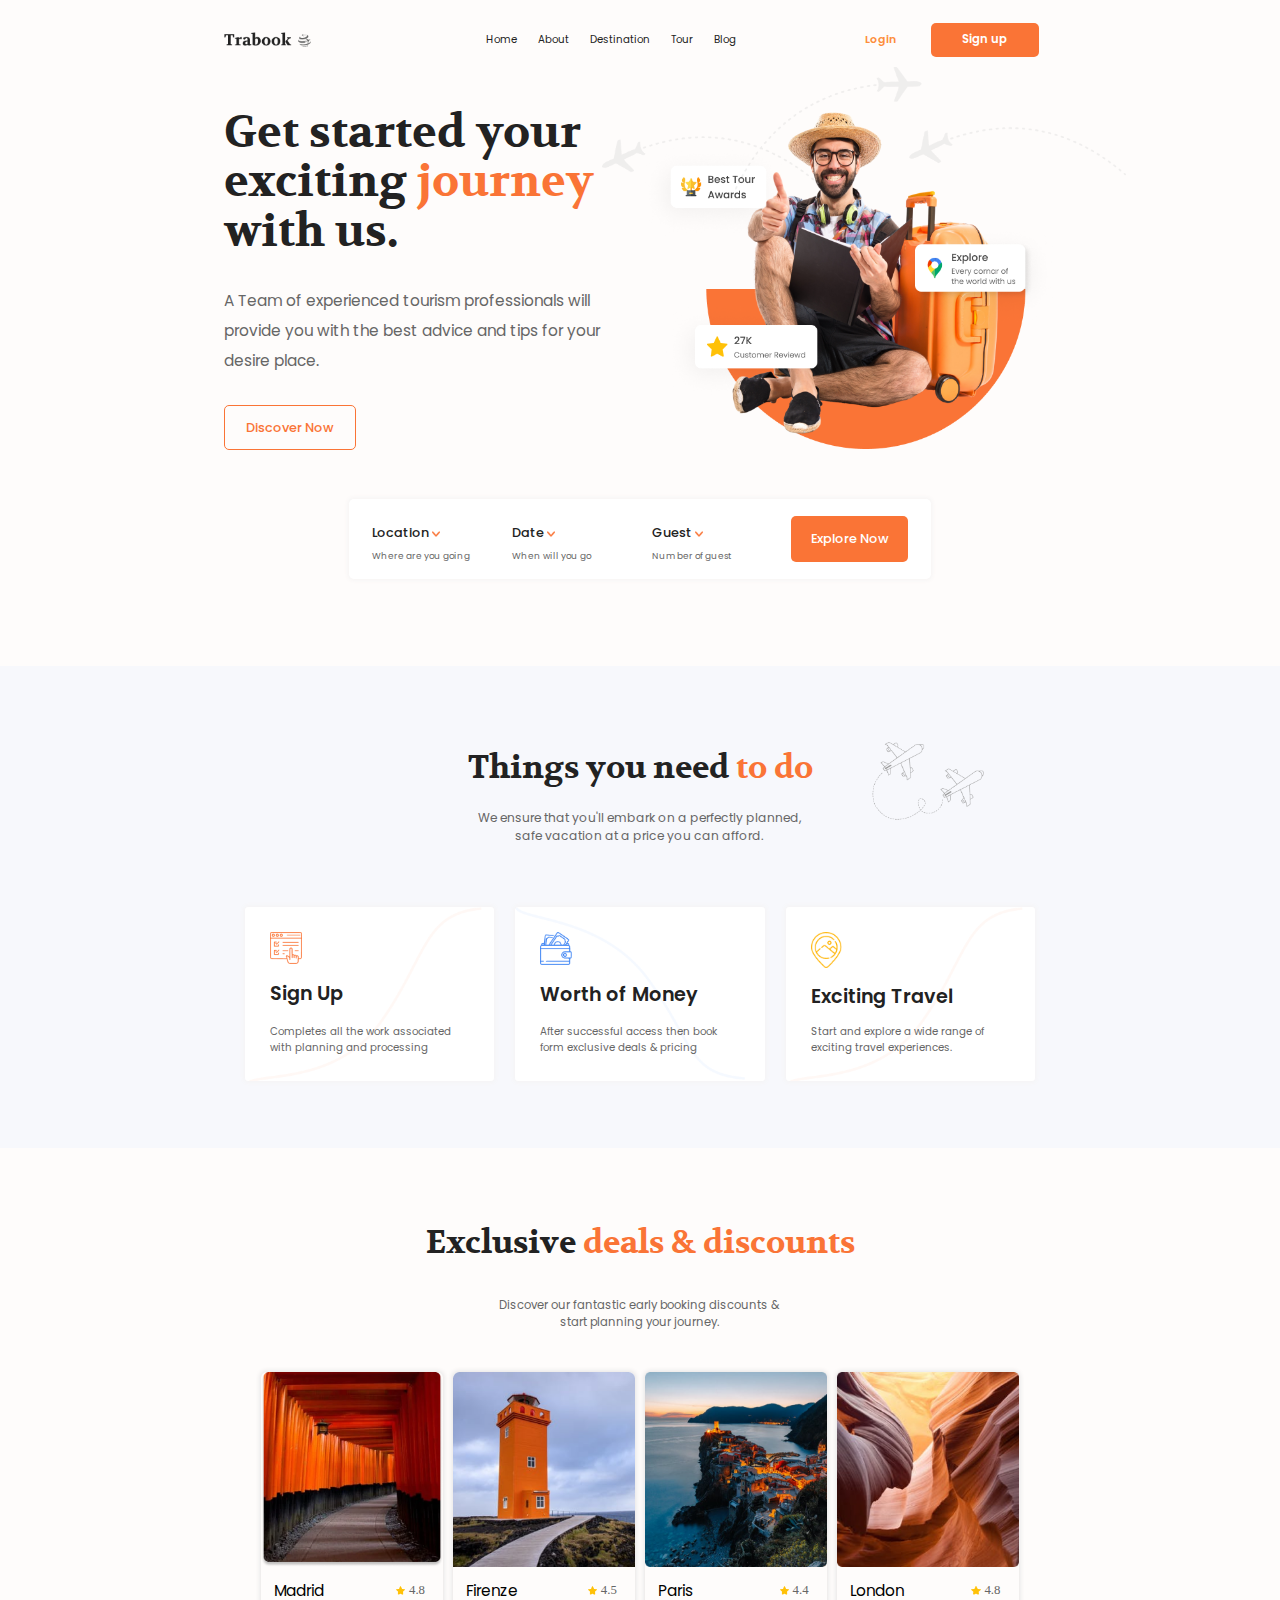
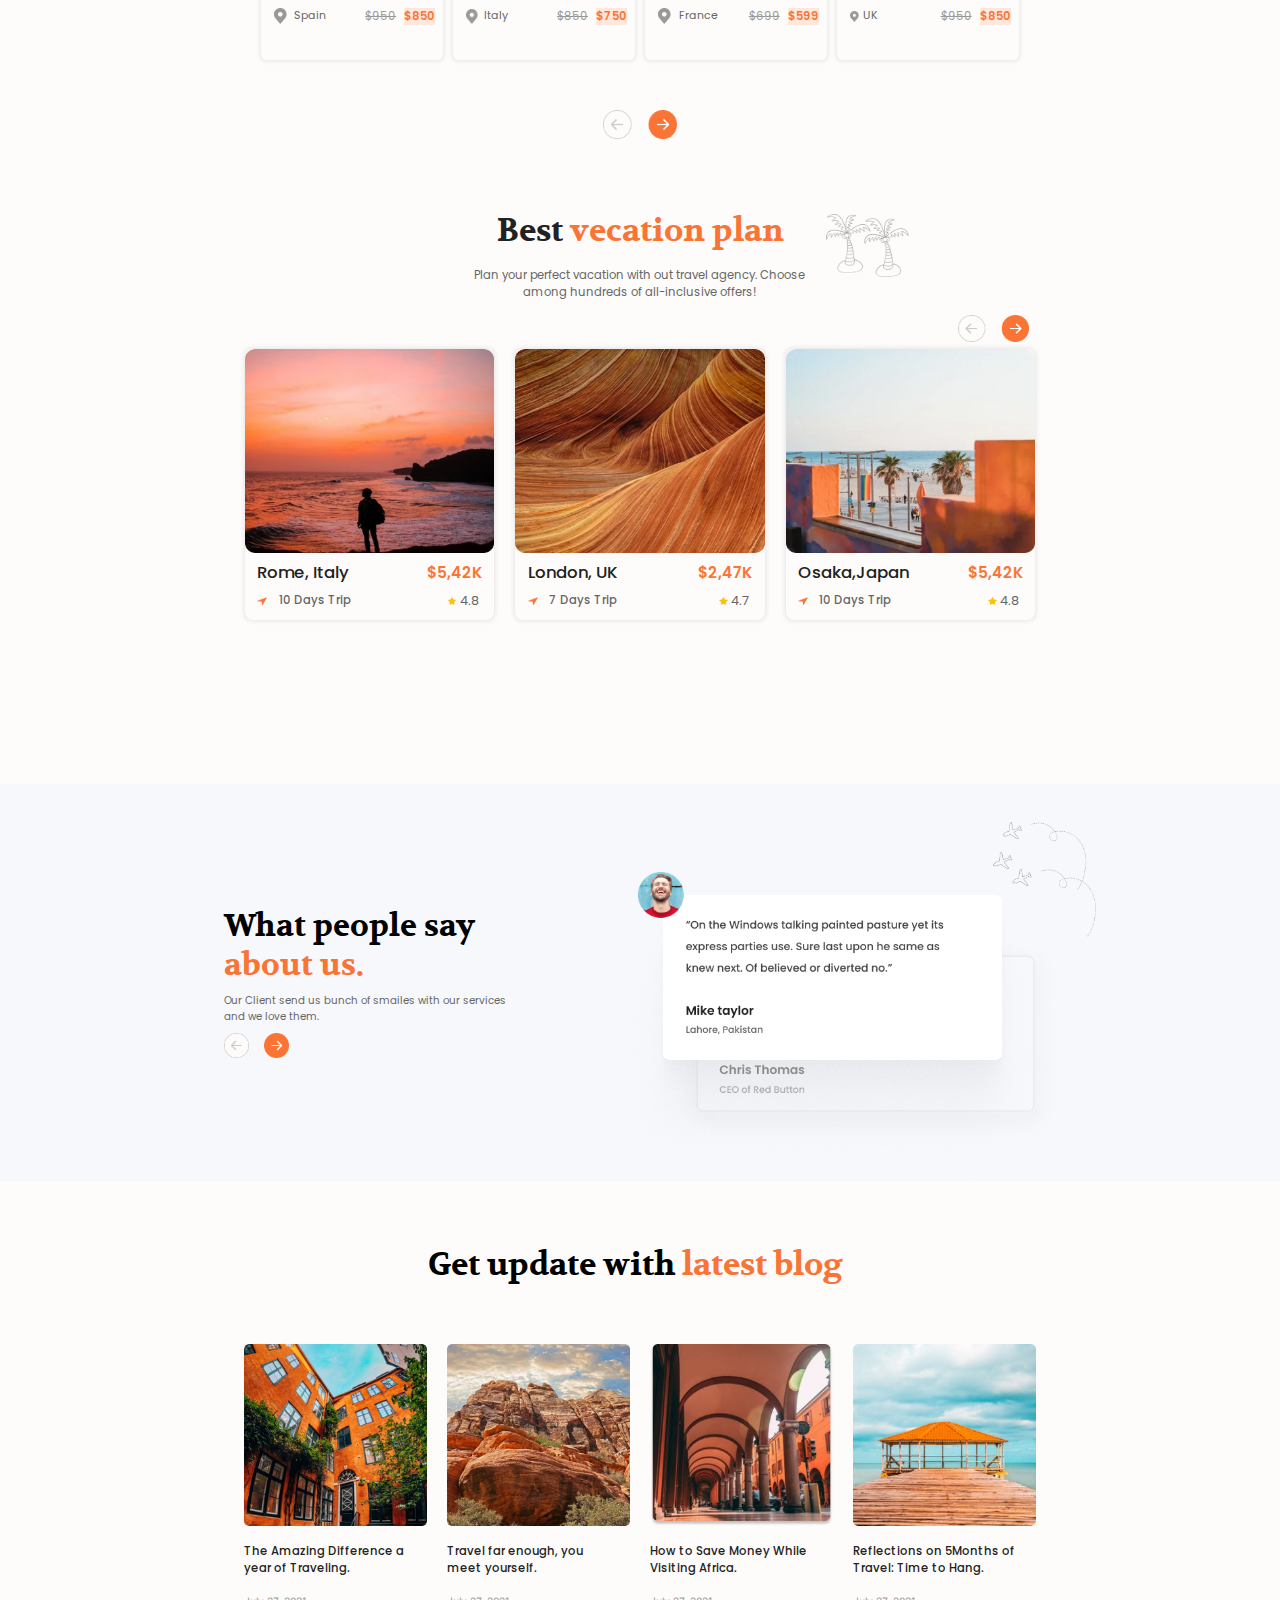
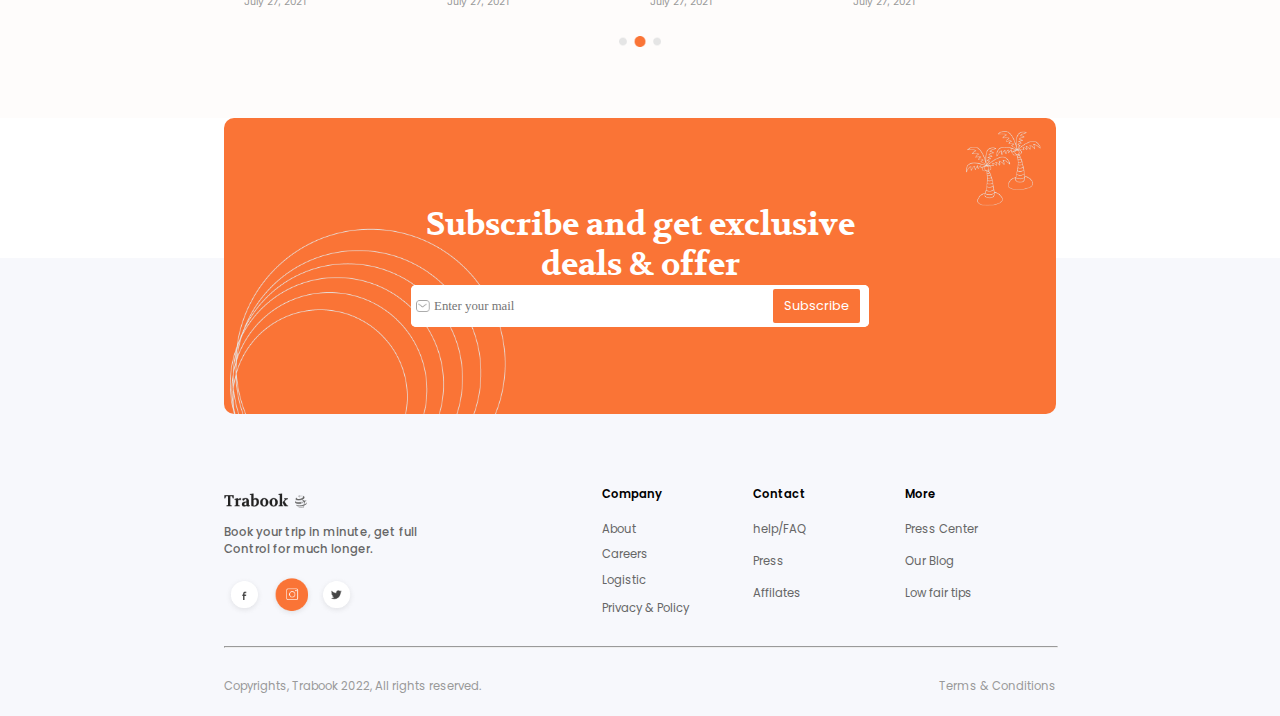
<file: Trabook/index.html>
<!DOCTYPE html>
<html lang="en">

<head>
    <meta charset="UTF-8">
    <meta name="viewport" content="width=device-width, initial-scale=1.0">
    <title>Trabook</title>
    <link rel="preconnect" href="https://fonts.googleapis.com">
    <link rel="preconnect" href="https://fonts.gstatic.com" crossorigin>
    <link rel="preconnect" href="https://fonts.googleapis.com">
    <link rel="preconnect" href="https://fonts.gstatic.com" crossorigin>
    <link
        href="https://fonts.googleapis.com/css2?family=Poppins:ital,wght@0,100;0,200;0,300;0,400;0,500;0,600;0,700;0,800;0,900;1,100;1,200;1,300;1,400;1,500;1,600;1,700;1,800;1,900&family=Volkhov:ital,wght@0,400;0,700;1,400;1,700&display=swap"
        rel="stylesheet">
    <link
        href="https://fonts.googleapis.com/css2?family=Poppins:ital,wght@0,100;0,200;0,300;0,400;0,500;0,600;0,700;0,800;0,900;1,100;1,200;1,300;1,400;1,500;1,600;1,700;1,800;1,900&display=swap"
        rel="stylesheet">


    <link rel="preconnect" href="https://fonts.googleapis.com">
    <link rel="preconnect" href="https://fonts.gstatic.com" crossorigin>
    <link
        href="https://fonts.googleapis.com/css2?family=Inter:ital,opsz,wght@0,14..32,100..900;1,14..32,100..900&family=Poppins:ital,wght@0,100;0,200;0,300;0,400;0,500;0,600;0,700;0,800;0,900;1,100;1,200;1,300;1,400;1,500;1,600;1,700;1,800;1,900&family=Volkhov:ital,wght@0,400;0,700;1,400;1,700&display=swap"
        rel="stylesheet">

    <link rel="stylesheet" href="index.css">
    <link rel="stylesheet" href="herosection.css">
    <link rel="stylesheet" href="todosection.css">
    <link rel="stylesheet" href="executive.css">
    <link rel="stylesheet" href="vacationpage.css">
    <link rel="stylesheet" href="aboutus.css">
    <link rel="stylesheet" href="blogpage.css">
    <link rel="stylesheet" href="footer.css">

    <link rel="icon" type="image/png" href="asserts/Trabook_logo.png">
</head>

<body>
    <!-- HERO SECTION -->
    <nav class="heroSection flex">
        <div class="sub_section flex">
            <div class="navbar flex">
                <div class="logoContainer flex">
                    <img class="logo" src="asserts/Logo.png" alt="Trabook Logo">
                </div>
                <div class="nav_menu">
                    <a class="nav_options poppins-regular" href="#">
                        Home
                    </a>
                    <a class="nav_options poppins-regular" href="#">
                        About
                    </a>
                    <a class="nav_options poppins-regular" href="#">
                        Destination
                    </a>
                    <a class="nav_options poppins-regular" href="#">
                        Tour
                    </a>
                    <a class="nav_options poppins-regular" href="#">
                        Blog
                    </a>
                </div>
                <div class="reg_btn">
                    <a class="btn_login poppins-semibold">Login</a>
                    <button class="btn_signup poppins-semibold">Sign up</button>
                </div>
            </div>
            <div class="container">
                <div class="left_container flex">
                    <h1 class="add_text volkhov-bold">Get started your exciting <span class="jou">journey</span> with
                        us.</h1>
                    <p class="sec_text poppins-regular">A Team of experienced tourism professionals will provide you
                        with the best advice and tips for your
                        desire place.</p>
                    <button class="btn_discover poppins-medium">Discover Now</button>
                </div>
                <div class="right_container">
                    <img class="mainimg" src="asserts/Thum.png" alt="Man Exploring">
                    <img class="BG_thum" src="asserts/bg_thumbnail.png" alt="Background thum">
                </div>
            </div>
            <div class="searchbar flex">
                <div class="nav_booking flex">
                    <div class="location-add flex">
                        <h3 class="nav_location poppins-medium">Location
                            <img class="img_dropdown" src="asserts/DropDown arow.png" alt="dropdwom image">
                        </h3>
                        <p class="msg_con poppins-regular">Where are you going</p>
                    </div>
                    <div class="location-add flex">
                        <h3 class="nav_location poppins-medium">Date
                            <img class="img_dropdown" src="asserts/DropDown arow.png" alt="dropdwom image">
                        </h3>
                        <p class="msg_con poppins-regular">When will you go</p>
                    </div>
                    <div class="location-add flex">
                        <h3 class="nav_location poppins-medium">Guest
                            <img class="img_dropdown" src="asserts/DropDown arow.png" alt="dropdwom image">
                        </h3>
                        <p class="msg_con poppins-regular">Number of guest</p>
                    </div>
                    <div class="location-acc flex">
                        <button class="btn_explore poppins-medium">Explore Now</button>
                    </div>
                </div>
            </div>
        </div>
        </div>
    </nav>
    <!-- TO-DO-SECTION -->
    <div class="todo_page flex">
        <div class="todo_container flex">
            <div class="content flex">
                <h1 class="todo_head volkhov-bold">Things you need <span class="txt_todo">to do</span></h1>
                <p class="todo_para poppins-regular">We ensure that you'll embark on a perfectly planned, safe vacation
                    at a price you can afford.</p>
                <img class="flight" src="asserts/ToDo_Flight.png" alt="Flight image">
            </div>
            <div class="todo_activites flex">
                <div class="todo_lists signuptodo flex">
                    <img class="checklist_img" src="asserts/ToDo.png" alt="ToDo">
                    <h2 class="text_content poppins-semibold font_color">Sign Up</h2>
                    <p class="todo_content poppins-regular">Completes all the work associated with planning and
                        processing</p>
                </div>
                <div class="todo_lists worthtodo flex">
                    <img class="checklist_img" src="asserts/Wallet-ToDo.png" alt="ToDo">
                    <h2 class="text_content poppins-semibold font_color">Worth of Money</h2>
                    <p class="todo_content poppins-regular">After successful access then book form exclusive deals &
                        pricing</p>
                </div>
                <div class="todo_lists excitingtodo  flex">
                    <img class="checklist_img" src="asserts/Location-ToDo.png" alt="ToDo">
                    <h2 class="text_content poppins-semibold font_color">Exciting Travel</h2>
                    <p class="todo_content poppins-regular">Start and explore a wide range of exciting travel
                        experiences.</p>
                </div>
            </div>
        </div>


    </div>
    <!-- EXCLUSIVE -->
    <div class="exclusive_deals_page flex">
        <div class="ex_container flex">
            <div class="content flex">
                <h1 class="deals_head volkhov-bold">Exclusive <span class="txt_todo">deals & discounts</span></h1>
                <p class="deals_para poppins-regular">Discover our fantastic early booking discounts & start planning
                    your journey.</p>
            </div>
            <div class="venues flex">
                <div class="venue_container flex">
                    <div class="select">
                        <img class="venue_image" src="asserts/spain.png" alt="spain">
                        <button class="booknow">Book Now</button>
                    </div>
                    <div class="venue_details flex">
                        <h3 class="venue_name poppins-regular">Madrid</h3>
                        <div class="rating_info flex">
                            <img class="ratingstar" src="asserts/star.png" alt="rating star">
                            <p class="rate flex">4.8</p>
                        </div>
                    </div>
                    <div class="pricing_info flex">
                        <div class="region flex">
                            <img class="loc_icon flex" src="asserts/Venu_location.png" alt="location icon">
                            <p class="region_name poppins-regular">Spain</p>
                        </div>
                        <div class="pricing flex">
                            <p class="oldPrice poppins-regular">$950</p>
                            <p class="newPrice poppins-semibold">$850</p>
                        </div>
                    </div>
                </div>
                <div class="venue_container flex">
                    <div class="select">
                        <img class="venue_image" src="asserts/italy.png" alt="italy">
                        <button class="booknow">Book Now</button>
                    </div>
                    <div class="venue_details flex">
                        <h3 class="venue_name poppins-regular">Firenze</h3>
                        <div class="rating_info flex">
                            <img class="ratingstar" src="asserts/star.png" alt="rating star">
                            <p class="rate flex">4.5</p>
                        </div>
                    </div>
                    <div class="pricing_info flex">
                        <div class="region flex">
                            <img class="loc_icon flex" src="asserts/Venu_location.png" alt="location icon">
                            <p class="region_name poppins-regular">Italy</p>
                        </div>
                        <div class="pricing flex">
                            <p class="oldPrice poppins-regular">$850</p>
                            <p class="newPrice poppins-semibold">$750</p>
                        </div>
                    </div>
                </div>
                <div class="venue_container flex">
                    <div class="select">
                        <img class="venue_image" src="asserts/France.png" alt="France">
                        <button class="booknow">Book Now</button>
                    </div>
                    <div class="venue_details flex">
                        <h3 class="venue_name poppins-regular">Paris</h3>
                        <div class="rating_info flex">
                            <img class="ratingstar" src="asserts/star.png" alt="rating star">
                            <p class="rate flex">4.4</p>
                        </div>
                    </div>
                    <div class="pricing_info flex">
                        <div class="region flex">
                            <img class="loc_icon felx" src="asserts/Venu_location.png" alt="location icon">
                            <p class="region_name poppins-regular">France</p>
                        </div>
                        <div class="pricing flex">
                            <p class="oldPrice poppins-regular">$699</p>
                            <p class="newPrice poppins-semibold">$599</p>
                        </div>
                    </div>
                </div>
                <div class="venue_container flex">
                    <div class="select">
                        <img class="venue_image" src="asserts/UK.png" alt="UK">
                        <button class="booknow">Book Now</button>
                    </div>
                    <div class="venue_details flex">
                        <h3 class="venue_name poppins-regular">London</h3>
                        <div class="rating_info flex">
                            <img class="ratingstar" src="asserts/star.png" alt="rating star">
                            <p class="rate flex">4.8</p>
                        </div>
                    </div>
                    <div class="pricing_info flex">
                        <div class="region flex">
                            <img class="loc_icon felx" src="asserts/Venu_location.png" alt="location icon">
                            <p class="region_name poppins-regular">UK</p>
                        </div>
                        <div class="pricing flex">
                            <p class="oldPrice poppins-regular">$950</p>
                            <p class="newPrice poppins-semibold">$850</p>
                        </div>
                    </div>
                </div>
            </div>
            <div class="arrow flex">
                <div class="nav_arrow flex">
                    <img class="arrowimage" src="asserts/Slider-btn.png" alt="left arrow">
                </div>
            </div>
        </div>

    </div>
    <!-- BEST VECATION PAGE -->
    <div class="vecation_page flex">
        <div class="vecation_container flex">
            <div class="content flex">
                <h1 class="todo_head volkhov-bold">Best <span class="txt_todo">vecation plan</span></h1>
                <p class="todo_para poppins-regular">Plan your perfect vacation with out travel agency. Choose among
                    hundreds of all-inclusive offers!</p>
                <img class="tree" src="asserts/Coconet tree.png" alt="Coconettree image">
            </div>
            <div class="nav_arrow flex">
                <div class="sliders flex">
                    <img src="asserts/Slider-btn.png" alt="sliders">
                </div>
            </div>
            <div class="vacation_place flex">
                <div class="places_container flex">
                    <div class="places flex">
                        <div class="vecation_place flex">
                            <img class="places_img flex" src="asserts/place1.png" alt="Rome">
                        </div>
                        <div class="places_details flex">
                            <div class="place_name flex">
                                <h3 class="name poppins-medium">
                                    Rome, Italy
                                </h3>

                                <p class="cost poppins-semibold">
                                    $5,42K
                                </p>
                            </div>
                            <div class="Vecation_info flex">
                                <div class="trip_info flex">
                                    <img class="nav flex" src="asserts/Navigation.png" alt="navigation image">
                                    <p class="duration flex poppins-medium">
                                        10 Days Trip
                                    </p>
                                </div>
                                <div class="rating_info flex">
                                    <img class="star" src="asserts/star.png" alt="Star">
                                    <p class="rating poppins-regular">4.8</p>
                                </div>
                            </div>
                        </div>
                    </div>
                    <div class="places flex">
                        <div class="vecation_place flex">
                            <img class="places_img" src="asserts/place2.png" alt="London">
                        </div>
                        <div class="places_details flex">
                            <div class="place_name flex">
                                <h3 class="name poppins-medium">
                                    London, UK
                                </h3>

                                <p class="cost poppins-semibold">
                                    $2,47K
                                </p>
                            </div>
                            <div class="Vecation_info flex">
                                <div class="trip_info flex">
                                    <img class="nav flex" src="asserts/Navigation.png" alt="navigation image">
                                    <p class="duration flex poppins-medium">
                                        7 Days Trip
                                    </p>
                                </div>
                                <div class="rating_info flex">
                                    <img class="star" src="asserts/star.png" alt="Star">
                                    <p class="rating poppins-regular">4.7</p>
                                </div>
                            </div>
                        </div>
                    </div>
                    <div class="places flex">
                        <div class="vecation_place flex">
                            <img class="places_img" src="asserts/place3.png" alt="Japan">
                        </div>
                        <div class="places_details flex">
                            <div class="place_name flex">
                                <h3 class="name poppins-medium">
                                    Osaka,Japan
                                </h3>

                                <p class="cost poppins-semibold">
                                    $5,42K
                                </p>
                            </div>
                            <div class="Vecation_info flex">
                                <div class="trip_info flex">
                                    <img class="nav flex" src="asserts/Navigation.png" alt="navigation image">
                                    <p class="duration flex poppins-medium">
                                        10 Days Trip
                                    </p>
                                </div>
                                <div class="rating_info flex">
                                    <img class="star" src="asserts/star.png" alt="Star">
                                    <p class="rating poppins-regular">4.8</p>
                                </div>
                            </div>
                        </div>
                    </div>
                </div>
            </div>
        </div>
    </div>
    <!-- About Us -->
    <div class="aboutus_page flex">
        <div class="aboutus_content flex">
            <div class="left_section flex">
                <div class="left_section_con flex">
                    <h1 class="main_txt volkhov-bold">
                        What people say <p class="glow">about us.</p>
                    </h1>
                    <p class="sub_txt poppins-regular">
                        Our Client send us bunch of smailes with our services and we love them.
                    </p>
                    <img class="slider_img" src="asserts/Slider-btn.png" alt="navigation slider">
                </div>
            </div>
            <div class="right_section flex">
                <img class="comments" src="asserts/commends.png" alt="Peoples commends">
                <img class="flight" src="asserts/aboutus_flight.png" alt="Flight">
            </div>

        </div>
    </div>
    <!-- Latest blog -->
    <div class="blog felx">
        <div class="blog_container flex">
            <div class="txt_con flex">
                <h1 class="main_txt volkhov-bold">Get update with <p class="glow">latest blog</p>
                </h1>
            </div>
            <div class="blog_info flex">
                <div class="blog_details flex">
                    <div class="info flex">
                        <div class="img_blog flex">
                            <img class="blog_img flex" src="asserts/blog1.png" alt="blog 1 image">
                        </div>
                        <div class="txt_blog flex">
                            <h4 class="blog_txt poppins-medium">The Amazing Difference a year of Traveling.</h4>
                            <p class="postDate inter">July 27, 2021</p>
                        </div>
                    </div>
                    <div class="info flex">
                        <div class="img_blog flex">
                            <img class="blog_img flex" src="asserts/blog2.png" alt="blog 1 image">
                        </div>
                        <div class="txt_blog flex">
                            <h4 class="blog_txt poppins-medium">Travel far enough, you meet yourself.</h4>
                            <p class="postDate inter">July 27, 2021</p>
                        </div>
                    </div>
                    <div class="info flex">
                        <div class="img_blog flex">
                            <img class="blog_img flex" src="asserts/blog3.png" alt="blog 1 image">
                        </div>
                        <div class="txt_blog flex">
                            <h4 class="blog_txt poppins-medium">How to Save Money While Visiting Africa.</h4>
                            <p class="postDate inter">July 27, 2021</p>
                        </div>
                    </div>
                    <div class="info flex">
                        <div class="img_blog flex">
                            <img class="blog_img flex" src="asserts/blog4.png" alt="blog 1 image">
                        </div>
                        <div class="txt_blog flex">
                            <h4 class="blog_txt poppins-medium">Reflections on 5Months of Travel: Time to Hang.</h4>
                            <p class="postDate inter">July 27, 2021</p>
                        </div>
                    </div>
                </div>
                <div class="slider flex">
                    <img src="asserts/Slider.png" alt="slider">
                </div>
            </div>
        </div>
    </div>
    <!-- FOOTER -->
    <footer class="footer flex">
        <div class="subscribe_page flex">
            <div class="dealsOffers flex">
                <h1 class="volkhov-bold mainText">
                    Subscribe and get exclusive deals & offer
                </h1>
                <div class="mail flex">
                    <img id="text" class="mailBox" src="asserts/mailbox.png" alt="mailbox">
                    <input class="text" type="text" placeholder="Enter your mail">
                    <button class="subscribe poppins-regular">
                        Subscribe
                    </button>
                    
                </div>
                <img class="element" src="asserts/Element.png" alt="Element">
                <img class="cocoTree" src="asserts/Footer_coco.png" alt="Coconettree">
            </div>
        </div>
        <div class="butomn_footer flex">
            <div class="footer_info flex">
                <div class="container_foot flex">    
                    <div class="left_info flex">
                        <img class="logo" src="asserts/Logo.png" alt="Trabook logo">
                        <p class="para poppins-medium">
                            Book your trip in minute, get full Control for much longer.
                        </p>
                        <div class="social_media">
                            <img src="asserts/Social.png" alt="Social Media">
                        </div>
                    </div>
                    <div class="right_info flex">
                        <div class="info flex">
                            <div class="hedding flex">
                                <h3 class="hedding_info poppins-semibold">Company</h3>
                            </div>
                            <div class="links flex">
                                <div class="underLinks flex">
                                    <a class="subLinks poppins-regular" href="#">About</a>
                                </div>
                                <div class="underLinks flex">
                                    <a class="subLinks poppins-regular" href="#">Careers</a>
                                </div>
                                <div class="underLinks flex">
                                    <a class="subLinks poppins-regular" href="#">Logistic</a>
                                </div>
                                <div class="underLinks felx">
                                    <a class="subLinks poppins-regular" href="#">Privacy & Policy</a>
                                </div>
                            </div>
                        </div>
                        <div class="info flex">
                            <div class="hedding flex">
                                <h3 class="hedding_info poppins-semibold">Contact</h3>
                            </div>
                            <div class="links flex">
                                <div class="underLinks flex">
                                    <a class="subLinks poppins-regular" href="#">help/FAQ</a>
                                </div>
                                <div class="underLinks flex">
                                    <a class="subLinks poppins-regular" href="#">Press</a>
                                </div>
                                <div class="underLinks flex">
                                    <a class="subLinks poppins-regular" href="#">Affilates</a>
                                </div>
                                <div class="underLinks felx">
                                    <a class="subLinks poppins-regular" href="#"></a>
                                </div>
                            </div>
                        </div>
                        <div class="info flex">
                            <div class="hedding flex">
                                <h3 class="hedding_info poppins-semibold">More</h3>
                            </div>
                            <div class="links flex">
                                <div class="underLinks flex">
                                    <a class="subLinks poppins-regular" href="#">Press Center</a>
                                </div>
                                <div class="underLinks flex">
                                    <a class="subLinks poppins-regular" href="#">Our Blog</a>
                                </div>
                                <div class="underLinks flex">
                                    <a class="subLinks poppins-regular" href="#">Low fair tips</a>
                                </div>
                                <div class="underLinks felx">
                                    <a class="subLinks poppins-regular" href="#"></a>
                                </div>
                            </div>
                        </div>
                    </div>
                </div>
                <hr>
                <div class="copyRights flex">
                    <p class="poppins-regular">Copyrights, Trabook 2022, All rights reserved.</p>
                    <p class="poppins-regular">Terms & Conditions</p>
                </div>
            </div>
        </div>
    </footer>
</body>

</html>
</file>
<file: Trabook/index.css>
:root {
    --BG-COLOR-HS: #FEFCFB;
    --BLACK: #000000;
    --FONT_COLOR: #222222;
    --BTN_ORANGE: #FA7436;
    --BTN_SEC_ORANGE: #FD8D3A;
    --FC-SHAD: #666666;
    --BG-TODO: #F7F8FC;
}

html,
body {
    margin: 0;
    padding: 0;
    border: none;
}

h1,
h2,
h3,
h4,
h5,
h6,
p {
    margin: 0;
    padding: 0;
}

/* POPPINS-FONT */

.poppins-thin {
    font-family: "Poppins", serif;
    font-weight: 100;
    font-style: normal;
}

.poppins-extralight {
    font-family: "Poppins", serif;
    font-weight: 200;
    font-style: normal;
}

.poppins-light {
    font-family: "Poppins", serif;
    font-weight: 300;
    font-style: normal;
}

.poppins-regular {
    font-family: "Poppins", serif;
    font-weight: 400;
    font-style: normal;
}

.poppins-medium {
    font-family: "Poppins", serif;
    font-weight: 500;
    font-style: normal;
}

.poppins-semibold {
    font-family: "Poppins", serif;
    font-weight: 600;
    font-style: normal;
}

.poppins-bold {
    font-family: "Poppins", serif;
    font-weight: 700;
    font-style: normal;
}

.poppins-extrabold {
    font-family: "Poppins", serif;
    font-weight: 800;
    font-style: normal;
}

.poppins-black {
    font-family: "Poppins", serif;
    font-weight: 900;
    font-style: normal;
}

.poppins-thin-italic {
    font-family: "Poppins", serif;
    font-weight: 100;
    font-style: italic;
}

.poppins-extralight-italic {
    font-family: "Poppins", serif;
    font-weight: 200;
    font-style: italic;
}

.poppins-light-italic {
    font-family: "Poppins", serif;
    font-weight: 300;
    font-style: italic;
}

.poppins-regular-italic {
    font-family: "Poppins", serif;
    font-weight: 400;
    font-style: italic;
}

.poppins-medium-italic {
    font-family: "Poppins", serif;
    font-weight: 500;
    font-style: italic;
}

.poppins-semibold-italic {
    font-family: "Poppins", serif;
    font-weight: 600;
    font-style: italic;
}

.poppins-bold-italic {
    font-family: "Poppins", serif;
    font-weight: 700;
    font-style: italic;
}

.poppins-extrabold-italic {
    font-family: "Poppins", serif;
    font-weight: 800;
    font-style: italic;
}

.poppins-black-italic {
    font-family: "Poppins", serif;
    font-weight: 900;
    font-style: italic;
}


/* VOLKHOV   */

.volkhov-regular {
    font-family: "Volkhov", serif;
    font-weight: 400;
    font-style: normal;
}

.volkhov-bold {
    font-family: "Volkhov", serif;
    font-weight: 700;
    font-style: normal;
}

.volkhov-regular-italic {
    font-family: "Volkhov", serif;
    font-weight: 400;
    font-style: italic;
}

.volkhov-bold-italic {
    font-family: "Volkhov", serif;
    font-weight: 700;
    font-style: italic;
}



/* FLEX-CSS */
.flex {
    display: flex;
}

/* JUSTIFY-CONTENT */
.js_center {
    justify-content: center;
}

.js_start {
    justify-content: flex-start;
}

.js_end {
    justify-content: flex-end;
}

/* ALIGN-ITEMS */

.ai_center {
    align-items: center;
}

.ai_start {
    align-items: flex-start;
}

.ai_end {
    align-items: flex-end;
}

.font_color {
    color: var(--FONT_COLOR);
}

.font-shad {
    color: var(--FC-SHAD);
}


body {
    display: flex;
    justify-content: center;
    flex-direction: column;
}




/* .exclusive_deals_page {
    height: 793px;
    width: calc(100% - 590px);
    padding: 0 306px;
    background-color: var(--BG-COLOR-HS);
    align-items: center;
    flex-direction: column;

    
} */

/* BEST VECATION PAGE */
/* .vecation_page {
    flex-direction: column;
    width: calc(100% - 590px);
    padding: 0 306px;
    align-items: center;
    height: 737px;
    background-color: var(--BG-COLOR-HS);

    >.content {
        flex-direction: column;
        align-items: center;
        height: 30%;
        width: 100%;
        justify-content: center;
        position: relative;

        .todo_head {
            font-size: 40px;
            padding: 20px 0;
            color: var(--FONT_COLOR);

            .txt_todo {
                color: var(--BTN_ORANGE);
            }
        }

        .todo_para {
            font-size: 16px;
            color: var(--FC-SHAD);
            text-align: center;
            width: 500px;
        }

        .tree {
            height: 80px;
            width: auto;
            position: absolute;
            left: 78%;
            top: 30%;
        }
    }

    .nav_arrow {
        height: 8%;
        width: 100%;
        justify-content: flex-end;
        align-items: center;

        .sliders {
            height: 80%;
            width: 15%;
            justify-content: center;
            align-items: center;

            img {
                height: 70%;
            }
        }

    }
} */

/* } */
</file>
<file: Trabook/herosection.css>
:root {
    --BG-COLOR-HS: #FEFCFB;
    --BLACK: #000000;
    --FONT_COLOR: #222222;
    --BTN_ORANGE: #FA7436;
    --BTN_SEC_ORANGE: #FD8D3A;
    --FC-SHAD: #666666;
    --BG-TODO: #F7F8FC;
}

body {
    >.heroSection {
        width: 100%;
        aspect-ratio: 1.923/1;
        background-color: var(--BG-COLOR-HS);
        justify-content: center;

        >.sub_section {
            height: 100%;
            width: 65%;
            flex-direction: column;
            align-items: center;

            >.navbar {
                height: 12%;
                width: 100%;
                justify-content: space-between;
                align-items: center;

                >.logoContainer {
                    display: flex;
                    width: 18%;
                    align-items: center;
                    height: 50%;

                    >.logo {
                        width: 58%;
                    }
                }

                >.nav_menu {
                    display: flex;
                    width: 30%;
                    height: 100%;
                    justify-content: space-between;
                    align-items: center;

                    >.nav_options {
                        text-decoration: none !important;
                        color: var(--FONT_COLOR);
                        font-size: 0.8vw
                    }
                }

                >.reg_btn {
                    display: flex;
                    width: 25%;
                    height: 100%;
                    justify-content: space-around;
                    align-items: center;

                    >.btn_login {
                        font-size: 0.85vw;
                        color: var(--BTN_SEC_ORANGE);
                        cursor: pointer;
                    }

                    >.btn_signup {
                        padding: 4% 15%;
                        border-radius: 5px;
                        font-size: 0.9vw;
                        background-color: var(--BTN_ORANGE);
                        color: white;
                        border: none;
                        cursor: pointer;
                    }
                }
            }

            >.container {
                width: 100%;
                height: 60%;
                display: flex;

                >.left_container {
                    height: 100%;
                    width: 50%;
                    position: relative;
                    flex-direction: column;
                    justify-content: space-evenly;
                    align-items: flex-start;

                    >.add_text {
                        font-size: 3.5vw;
                        line-height: 110%;
                        color: var(--FONT_COLOR);

                        >.jou {
                            color: var(--BTN_ORANGE);
                        }
                    }

                    >.sec_text {
                        color: var(--FC-SHAD);
                        line-height: 195%;
                        font-size: 1.2vw;
                    }

                    >.btn_discover {
                        border: 1px #FA7436 solid;
                        background-color: var(--BG-COLOR-HS);
                        padding: 3% 5%;
                        color: var(--BTN_ORANGE);
                        border-radius: 5px;
                        font-size: 1vw;
                    }
                }

                >.right_container {
                    width: 50%;
                    height: 100%;
                    position: relative;
                    display: flex;
                    justify-content: center;
                    align-items: center;

                    >.mainimg {
                        object-fit: cover;
                        position: absolute;
                        width: 100%;
                        height: auto;
                    }
                    >.BG_thum{
                        position: absolute;
                        width: 126%;
                        top: -1vw;
                        left: -3vw;
                    }
                }
            }

            >.searchbar {
                width: 70%;
                height: 12%;
                margin-top: 20px;

                >.nav_booking {
                    flex-direction: row;
                    background-color: #FFFFFF;
                    width: 100%;
                    border-radius: 5px;
                    justify-content: space-evenly;
                    box-shadow: 0px 0px 5px 0.1px rgb(245, 243, 243);

                    >.location-add {
                        width: 20%;
                        flex-direction: column;
                        justify-content: center;

                        >.nav_location {
                            font-size: 1vw;
                            color: var(--FONT_COLOR);
                            padding: 8px 0;

                            >.img_dropdown {
                                width: 7%;
                            }
                        }

                        >.msg_con {
                            font-size: 0.7vw;
                            color: var(--FC-SHAD);
                        }
                    }

                    >.location-acc {
                        flex-direction: column;
                        justify-content: center;
                        width: 20%;

                        >.btn_explore {
                            width: 100%;
                            font-size: 1vw;
                            padding: 12% 0;
                            border-radius: 5px;
                            background-color: var(--BTN_ORANGE);
                            border: none;
                            color: white;
                        }
                    }
                }
            }

        }
    }

}
</file>
<file: Trabook/todosection.css>
:root {
    --BG-COLOR-HS: #FEFCFB;
    --BLACK: #000000;
    --FONT_COLOR: #222222;
    --BTN_ORANGE: #FA7436;
    --BTN_SEC_ORANGE: #FD8D3A;
    --FC-SHAD: #666666;
    --BG-TODO: #F7F8FC;
}

.flex{
    display: flex;
}

/* THINKS YOU NEED TO DO */

.todo_page {
    width: 100%;
    aspect-ratio: 2.652/1;
    background-color: var(--BG-TODO);
    justify-content: center;

    >.todo_container {
        width: 65%;
        flex-direction: column;
        align-items: center;
        justify-content: flex-start;
        >.content {
            flex-direction: column;
            align-items: center;
            height: 50%;
            width: 50%;
            justify-content: center;
            position: relative;

            .todo_head {
                font-size: 2.5vw;
                padding: 5% 0;
                color: var(--FONT_COLOR);

                .txt_todo {
                    color: var(--BTN_ORANGE);
                }
            }

            .todo_para {
                font-size: 0.95vw;
                color: var(--FC-SHAD);
                text-align: center;
                width: 80%;
            }

            .flight {
                position: absolute;
                width: 28%;
                left: 34vw;
                top: 6vw;
            }
        }

        .todo_activites {
            justify-content: space-evenly;
            width: 100%;
            height: 36%;

            .todo_lists {
                width: 24%;
                aspect-ratio: 1.33/1;
                border-radius: 3px;
                padding: 3%;
                box-shadow: 0px 0px 5px 0.1px rgb(245, 243, 243);
                background-color: #FFFFFF;
                flex-direction: column;
                justify-content: space-between;

                .checklist_img {
                    height: auto;
                    width: 16%;
                }

                .text_content {
                    font-size: 1.5vw;
                }

                .todo_content {
                    color: var(--FC-SHAD);
                    font-size: 0.8vw

                }
            }
            .signuptodo{
                background-image: url("asserts/vec 1.png");
                background-size: 95%;
                background-repeat: no-repeat; 
            }
            .worthtodo{
                background-image: url("asserts/vec 2.png");
                background-size: 92%;
                background-repeat: no-repeat; 
            }
            .excitingtodo{
                background-image: url("asserts/vec 1.png");
                background-size: 95%;
                background-repeat: no-repeat; 
            }

        }
    }
}
</file>
<file: Trabook/executive.css>
:root {
    --BG-COLOR-HS: #FEFCFB;
    --BLACK: #000000;
    --FONT_COLOR: #222222;
    --BTN_ORANGE: #FA7436;
    --BTN_SEC_ORANGE: #FD8D3A;
    --FC-SHAD: #666666;
    --BG-TODO: #F7F8FC;
}

.flex {
    display: flex;
}

/* EXCLUSIVE DEALS & DISCOUNT PAGE */
body {
    .exclusive_deals_page {
        width: 100%;
        aspect-ratio: 2/1;
        background-color: var(--BG-COLOR-HS);
        justify-content: center;

        >.ex_container {
            width: 65%;
            height: 100%;
            flex-direction: column;
            align-items: center;

            >.content {
                flex-direction: column;
                align-items: center;
                height: 35%;
                width: 100%;
                justify-content: center;
                position: relative;

                .deals_head {
                    font-size: 2.5vw;
                    padding: 4% 0;
                    width: 100%;
                    color: var(--FONT_COLOR);
                    text-align: center;

                    .txt_todo {
                        color: var(--BTN_ORANGE);
                    }
                }

                .deals_para {
                    font-size: 0.9vw;
                    color: var(--FC-SHAD);
                    text-align: center;
                    width: 36%;
                }

                .flight {
                    position: absolute;
                    width: 35%;
                    left: 116%
                }
            }

            .venues {
                width: 91%;
                height: 45%;
                justify-content: space-between;

                >.venue_container {
                    width: 24%;
                    aspect-ratio: 1/1.58;
                    justify-content: flex-start;
                    box-shadow: 0px 0px 5px 0.1px rgb(230, 228, 228);
                    flex-direction: column;
                    border-radius: 6px;
                    transition: box-shadow, 0.15s;

                    .select {
                        position: relative;
                        height: 70%;
                        width: 100%;

                        .venue_image {
                            width: 100%;
                            height: auto;
                            filter: brightness(100%);
                            position: absolute;
                        }

                        .booknow {
                            display: none;
                            z-index: 1;
                            position: absolute;
                            font-size: 1vw;
                            left: 25%;
                            top: 65%;
                            padding: 5% 10%;
                            border-radius: 5px;
                            border: none;
                            background-color: var(--BTN_ORANGE);
                            color: white;
                        }
                    }

                    .venue_details {
                        justify-content: space-between;
                        padding: 3% 0;

                        .venue_name {
                            padding: 0 7%;
                            font-size: 1.2vw;
                        }

                        .rating_info {
                            width: 16%;
                            justify-content: space-between;
                            align-items: center;
                            padding: 0 10%;

                            .ratingstar {
                                width: auto;
                                height: 40%;
                            }

                            .rate {
                                font-size: 1vw;
                                color: var(--FC-SHAD);
                            }
                        }
                    }

                    .pricing_info {
                        justify-content: space-between;

                        .region {
                            align-items: center;
                            padding: 0 7%;

                            .loc_icon {
                                width: 33%;
                                height: auto;
                            }

                            .region_name {
                                padding: 0 15%;
                                color: var(--FC-SHAD);
                                font-size: 0.85vw;
                            }
                        }

                        .pricing {
                            width: 44%;
                            justify-content: flex-end;

                            .oldPrice {
                                font-size: 0.9vw;
                                color: #999999;
                                text-decoration: line-through;
                                text-decoration-thickness: 1.1px;
                            }

                            .newPrice {
                                margin: 0 10%;
                                font-size: 0.9vw;
                                background-color: #FFE7DB;
                                color: var(--BTN_ORANGE);
                            }
                        }
                    }
                }

                .venue_container:hover {
                    box-shadow: 0px 0px 5px 0.1px rgb(248, 143, 143);

                    .select {
                        .booknow {
                            display: block;
                            cursor: pointer;
                            font-size: 1vw;
                        }

                        .booknow:active {
                            opacity: 0.7;
                            font-size: 1vw;
                        }
                    }

                    .venue_image {
                        filter: brightness(60%);
                    }

                    .venue_name {
                        font-family: "Poppins", serif;
                        font-weight: 700;
                        font-size: 1.2vw;
                        font-style: normal;
                        color: var(--FONT_COLOR);
                    }
                }
            }

            .arrow {
                width: 100%;
                height: 20%;
                justify-content: center;
                align-items: center;

                .nav_arrow {
                    justify-content: center;
                    align-items: center;
                    height: 28%;
                    width: 9%;

                    .arrowimage {
                        height: 80%;
                    }
                }
            }
        }
    }
}
</file>
<file: Trabook/vacationpage.css>
:root {
    --BG-COLOR-HS: #FEFCFB;
    --BLACK: #000000;
    --FONT_COLOR: #222222;
    --BTN_ORANGE: #FA7436;
    --BTN_SEC_ORANGE: #FD8D3A;
    --FC-SHAD: #666666;
    --BG-TODO: #F7F8FC;
}

.flex {
    display: flex;
}

/* BEST VECATION PAGE */
body {
    .vecation_page {
        width: 100%;
        aspect-ratio: 2.15/1;
        justify-content: center;
        background-color: var(--BG-COLOR-HS);

        .vecation_container {
            width: 65%;
            flex-direction: column;
            align-items: center;

            >.content {
                flex-direction: column;
                align-items: center;
                height: 20%;
                width: 100%;
                justify-content: center;
                position: relative;

                .todo_head {
                    font-size: 2.5vw;
                    padding: 2% 0;
                    color: var(--FONT_COLOR);

                    .txt_todo {
                        color: var(--BTN_ORANGE);
                    }
                }

                .todo_para {
                    font-size: 0.9vw;
                    color: var(--FC-SHAD);
                    text-align: center;
                    width: 45%;
                }

                .tree {
                    height: auto;
                    width: 10%;
                    position: absolute;
                    left: 47vw;
                    top: 2vw;
                }
            }

            .nav_arrow {
                height: 7%;
                width: 100%;
                justify-content: flex-end;
                align-items: center;

                .sliders {
                    height: 100%;
                    width: 15%;
                    justify-content: center;
                    align-items: center;

                    img {
                        height: 65%;
                    }
                }

            }

            .vacation_place {
                height: 60%;
                width: 100%;
                align-items: flex-start;

                .places_container {
                    height: 80%;
                    width: 100%;
                    justify-content: space-evenly;

                    .places {
                        width: 30%;
                        height: 95%;
                        flex-direction: column;
                        box-shadow: 0px 0px 5px 0.1px rgb(230, 228, 228);
                        border-radius: 8px;
                        .vecation_place {
                            height: 75%;
                            width: 100%;
                            justify-content: center;
                            .places_img {
                                width: 100%;
                                height: auto;
                            }
                        }

                        .places_details {
                            height: 25%;
                            flex-direction: column;
                            padding: 2% 5%;
                            .place_name {
                                height: 50%;
                                align-items: center;
                                justify-content: space-between;

                                .name {
                                    font-size: 1.3vw;
                                    color: #222222;
                                }

                                .cost {
                                    font-size: 1.2vw;
                                    color: var(--BTN_ORANGE);
                                }
                            }
                            .Vecation_info {
                                height: 50%;
                                justify-content: space-between;
                                .trip_info{
                                    align-items: center;
                                    width: 50%;
                                    .nav{
                                        width: auto;
                                        height: 30%;
                                        padding-right: 10%;
                                    }
                                    .duration{
                                        color: var(--FC-SHAD);
                                        font-size: 0.9vw;
                                    }
                                }
                                .rating_info{
                                    width: 50%;
                                    align-items: center;
                                    justify-content: flex-end;
                                    .star{
                                        height: 30%;
                                        width: auto;
                                    }
                                   .rating{
                                    padding: 0 3%;
                                        font-size: 1vw;
                                        color: var(--FC-SHAD);
                                   }
                                }
                            }
                        }
                    }
                }
            }
        }
    }
}
</file>
<file: Trabook/aboutus.css>
:root {
    --BG-COLOR-HS: #FEFCFB;
    --BLACK: #000000;
    --FONT_COLOR: #222222;
    --BTN_ORANGE: #FA7436;
    --BTN_SEC_ORANGE: #FD8D3A;
    --FC-SHAD: #666666;
    --BG-TODO: #F7F8FC;
}
.flex{
    display: flex;
}

body{
    .aboutus_page{
        width: 100%;
        aspect-ratio: 3.22/1;
        background-color: var(--BG-TODO);
        justify-content: center;
        .aboutus_content{
            width: 65%;
            .left_section{
                width: 50%;
                align-items: center;
                .left_section_con{
                    height: 42%;
                    flex-direction: column;
                    justify-content: space-evenly;
                    .main_txt{
                        font-size: 2.4vw;
                        .glow{
                            color: var(--BTN_ORANGE);
                        }
                    }
                    .sub_txt{
                        color: var(--FC-SHAD);
                        font-size: 0.8vw;
                        width: 80%;
                    }
                    .slider_img{
                        width: 17%;
                    }
                }
                
                
            }
            .right_section{
                width: 58%;
                justify-content: flex-start;
                align-items: flex-end;
                position: relative;
                .comments{
                    width: 100%;
                }
                .flight{
                    position: absolute;
                    width: 23%;
                    height: auto;
                    top: 3vw;
                    left: 30vw;
                }
            }
        }
    }
}
</file>
<file: Trabook/blogpage.css>
:root {
    --BG-COLOR-HS: #FEFCFB;
    --BLACK: #000000;
    --FONT_COLOR: #222222;
    --BTN_ORANGE: #FA7436;
    --BTN_SEC_ORANGE: #FD8D3A;
    --FC-SHAD: #666666;
    --BG-TODO: #F7F8FC;
    --FC-SEC_SHAD:#999999
}

.inter {
    font-family: "Inter", serif;
    font-optical-sizing: auto;
    font-weight: weight;
    font-style: normal;
  }

.flex{
    display: flex;
}

body{
    .blog{
        width: 100%;
        aspect-ratio: 2.385/1;
        background-color: var(--BG-COLOR-HS);
        display: flex;
        justify-content: center;
        .blog_container{
            height: 100%;
            width: 65%;
            flex-direction: column;
            align-items: center;
            .txt_con{
                height: 23%;
                width: 51%;
                align-items: flex-end;
                .main_txt{
                    width: 100%;
                    font-size: 2.5vw;
                    .glow{
                        color: var(--BTN_ORANGE);
                        display: inline;
                    }
                }
            }
            .blog_info{
                width: 100%;
                height: 77%;
                padding: 5% 0;
                justify-content: center;
                align-items: center;
                flex-direction: column;
                .blog_details{
                    width: 100%;
                    height: 80%;
                    justify-content: space-evenly;
                    .info{
                        width: 22%;
                        height: 100%;
                        flex-direction: column;
                        .img_blog{
                            height: 65%;
                            width: 100%;
                            .blog_img{
                                width: 100%;
                                height: auto;   
                            }
                        }
                        .txt_blog{
                            height: 35%;
                            width: 100%;
                            flex-direction: column;
                            justify-content: space-evenly;
                            .blog_txt{
                                font-size: 0.9vw;
                                color: var(--FONT_COLOR);
                                width: 90%;
                            }
                            .postDate{
                                color: var(--FC-SEC_SHAD);
                                font-size: 0.8vw;
                            }
                        }

                    }
                }
                .slider{
                    width: 10%;
                    height: 10%;
                    justify-content: center;
                    align-items: center;
                    img{
                        width: 50%;
                    }
                }
            }
            
        }
        
    }
}
</file>
<file: Trabook/footer.css>
:root {
    --BG-COLOR-HS: #FEFCFB;
    --BLACK: #000000;
    --FONT_COLOR: #222222;
    --BTN_ORANGE: #FA7436;
    --BTN_SEC_ORANGE: #FD8D3A;
    --FC-SHAD: #666666;
    --BG-TODO: #F7F8FC;
    --BG-SEC-SHAD: #999999;
}

@font-face{
    font-family: poppins-regular;
    src: url('https://fonts.googleapis.com/css2?family=Inter:ital,opsz,wght@0,14..32,100..900;1,14..32,100..900&family=Poppins:ital,wght@0,100;0,200;0,300;0,400;0,500;0,600;0,700;0,800;0,900;1,100;1,200;1,300;1,400;1,500;1,600;1,700;1,800;1,900&family=Volkhov:ital,wght@0,400;0,700;1,400;1,700&display=swap');
}

.flex {
    display: flex;
}


.footer {
    width: 100%;
    aspect-ratio: 2.14/1;
    position: relative;
    flex-direction: column;
    align-items: center;

    .subscribe_page {
        position: relative;
        width: 100%;
        height: 23.4%;
        justify-content: center;

        /* background-color: var(--BTN_SEC_ORANGE); */
        .dealsOffers {
            position: absolute;
            width: 65%;
            aspect-ratio: 2.81/1;
            background-color: #FA7436;
            border-radius: 10px;
            flex-direction: column;
            align-items: center;
            justify-content: center;

            .mainText {
                font-size: 2.5vw;
                width: 60%;
                color: white;
                text-align: center;
            }

            .mail {
                width: 55%;
                background-color: white;
                justify-content: flex-start;
                align-items: center;
                position: relative;
                border-radius: 5px;
                z-index: 1;

                .mailBox {
                    width: 3%;
                    position: absolute;
                    left: 0.4vw;
                    
                }

                .text {
                    width: 100%;
                    padding: 3% 0 3% 5%;
                    border: none;
                    border-radius: 5px;
                    color: var(--FONT_COLOR);
                }

                .text::placeholder {
                    font-family: poppins-regular;
                    font-size: 1vw;
                }
                .subscribe{
                    position: absolute;
                    left: 28.3vw;
                    width: 19%;
                    height: 80%;
                    background-color: var(--BTN_ORANGE);
                    color: white;
                    border: none;
                    border-radius: 2px;
                    font-size: 1vw;
                    transition: opacity 0.15s;
                }
                .subscribe:hover{
                    opacity: 0.8;
                }
            }
            .element{
                position: absolute;
                width: 40%;
                height: auto;
                right: 38.5vw;
                bottom: 0vw;
            }
            .cocoTree{
                position: absolute;
                left: 58vw;
                top: 1vw;
                width: 9%;
            
            }
        }

    }

    .butomn_footer {
        width: 100%;
        height: 76.6%;
        aspect-ratio: 2.79/1;
        background-color: var(--BG-TODO);
        justify-content: center;

        .footer_info {
            width: 65%;
            justify-content: flex-end;
            flex-direction: column;

            .container_foot {
                height: 35%;
                width: 100%;

                .left_info {
                    width: 40%;
                    height: 100%;
                    flex-direction: column;
                    justify-content: space-evenly;

                    .logo {
                        width: 25%;
                    }

                    .para {
                        color: var(--FC-SHAD);
                        font-size: 0.9vw;
                        width: 60%;
                    }

                    .social_media {
                        img {
                            width: 40%;
                            height: auto;
                        }
                    }
                }

                .right_info {
                    width: 60%;
                    height: 100%;
                    justify-content: space-evenly;

                    .info {
                        flex-direction: column;
                        /* align-items: center; */
                        width: 21.33%;
                        ;
                        height: 100%;

                        .hedding {
                            height: 20%;
                            padding: 0;
                            align-items: center;

                            .hedding_info {
                                font-size: 0.9vw;
                                /* padding: 15% 0; */
                            }
                        }

                        .links {
                            height: 60%;
                            padding: 10% 0;
                            flex-direction: column;
                            justify-content: space-between;

                            .underLinks {
                                flex-direction: column;
                                justify-content: space-between;

                                .subLinks {
                                    text-decoration: none !important;
                                    font-size: 0.9vw;
                                    color: var(--FC-SHAD);
                                    display: inline;
                                }
                            }
                        }
                    }
                }
            }

            hr {
                height: 0.01%;
                width: 100%;
                background-color: var(--FONT_COLOR);
            }

            .copyRights {
                width: 100%;
                height: 13%;
                justify-content: space-between;
                align-items: center;

                p {
                    font-size: 0.9vw;
                    color: var(--BG-SEC-SHAD);
                }
            }
        }
    }
}
</file>
